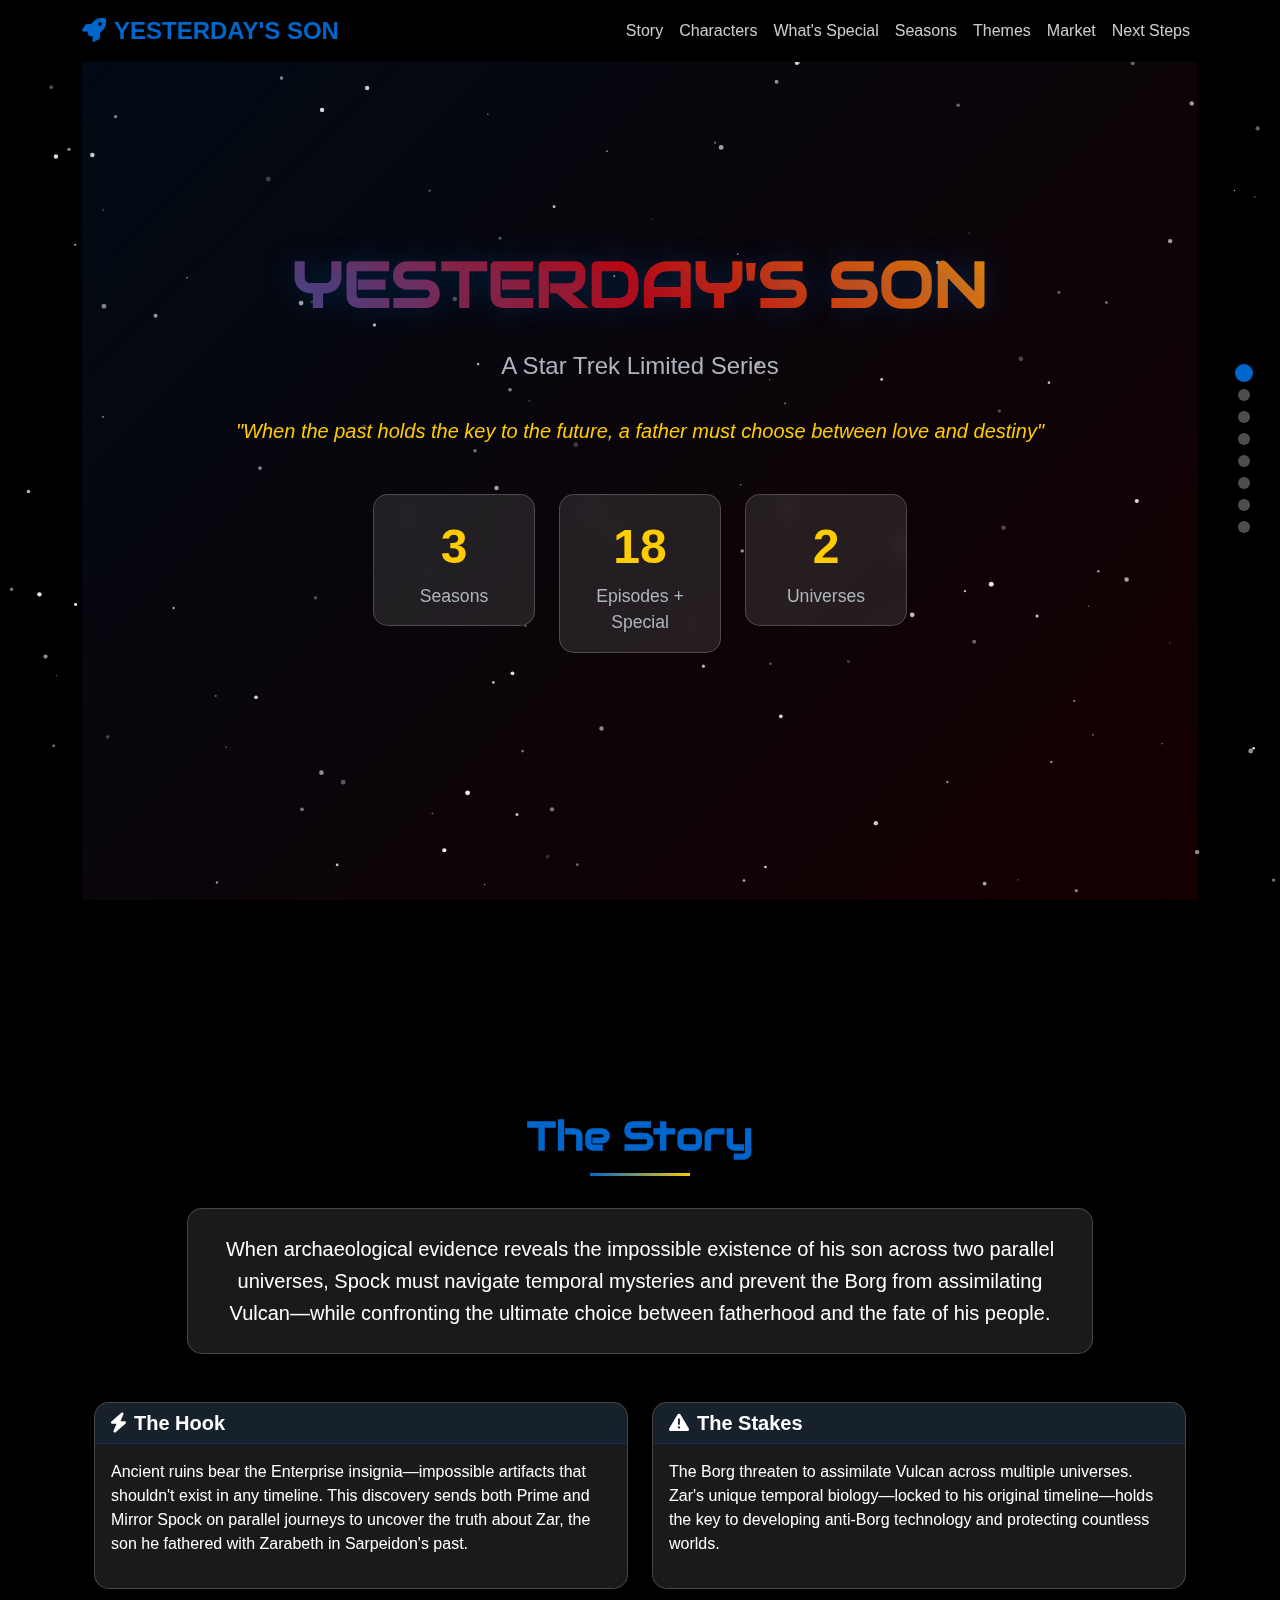
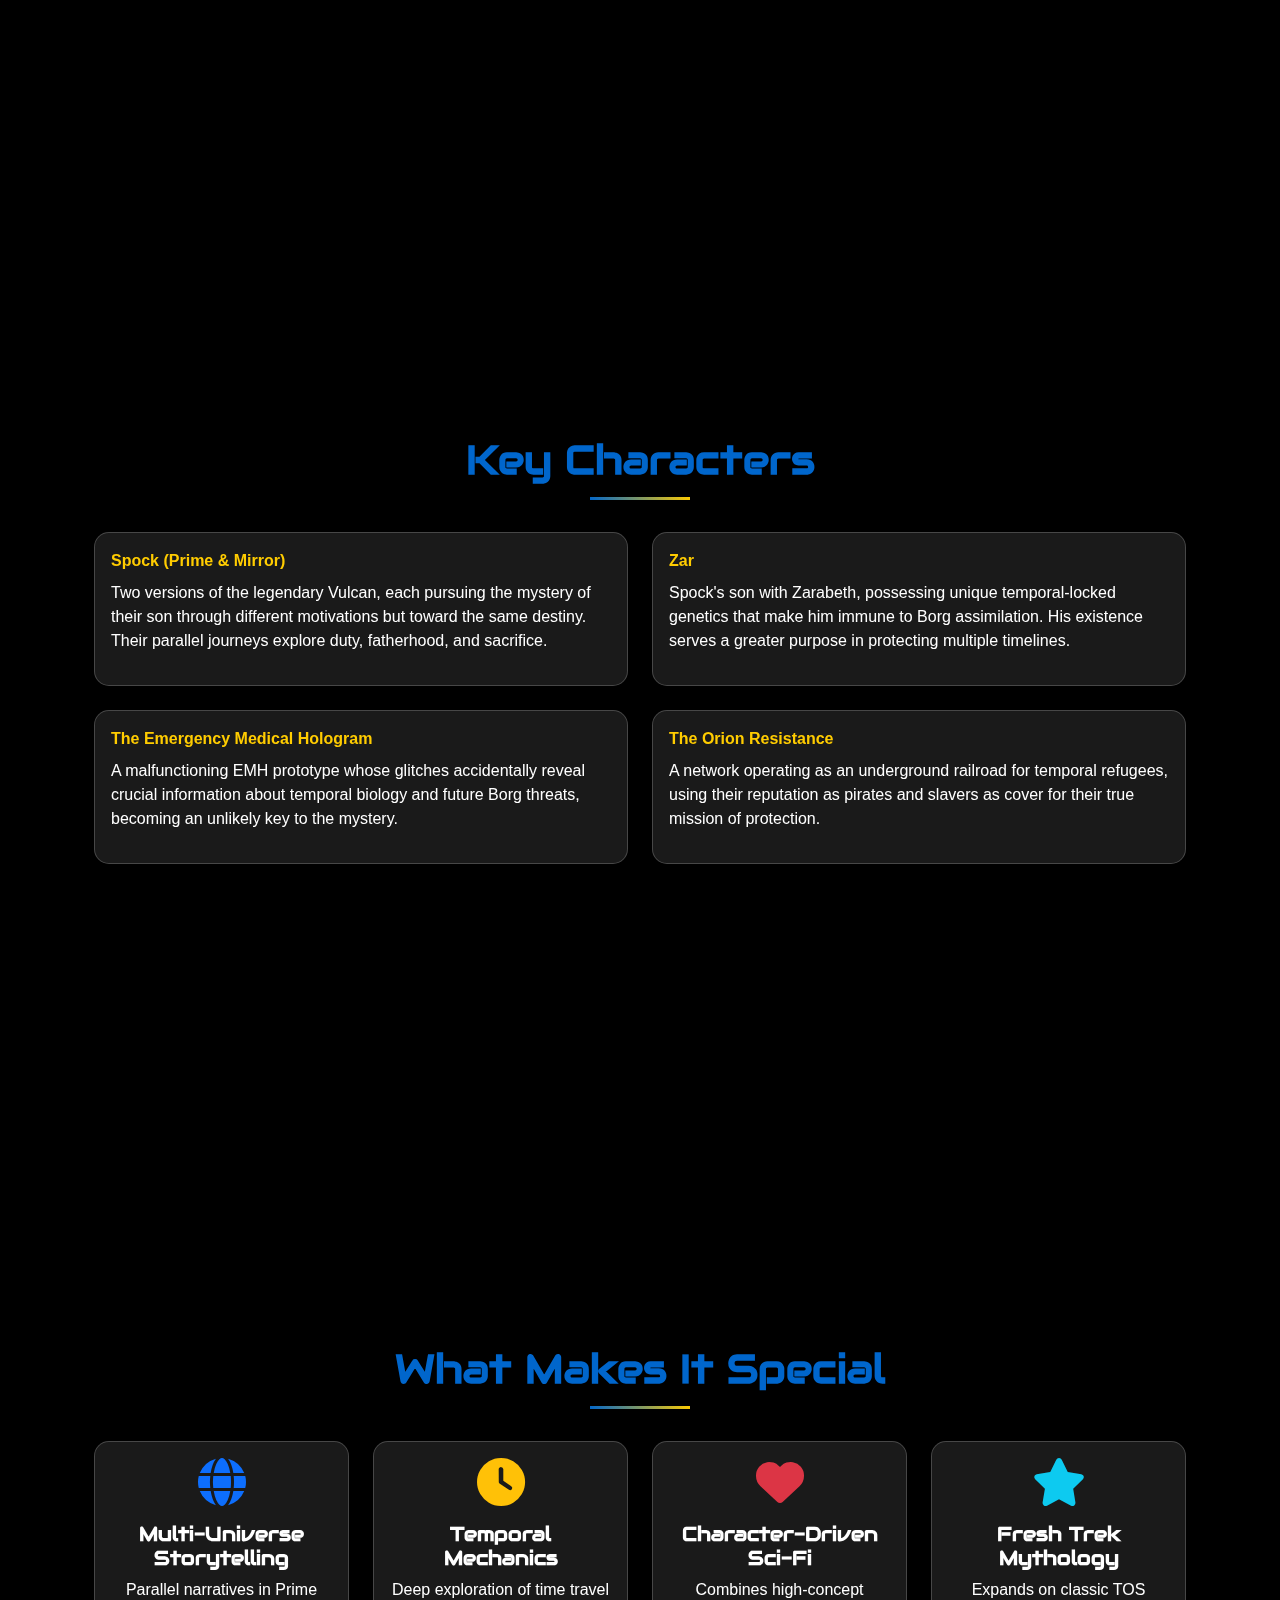
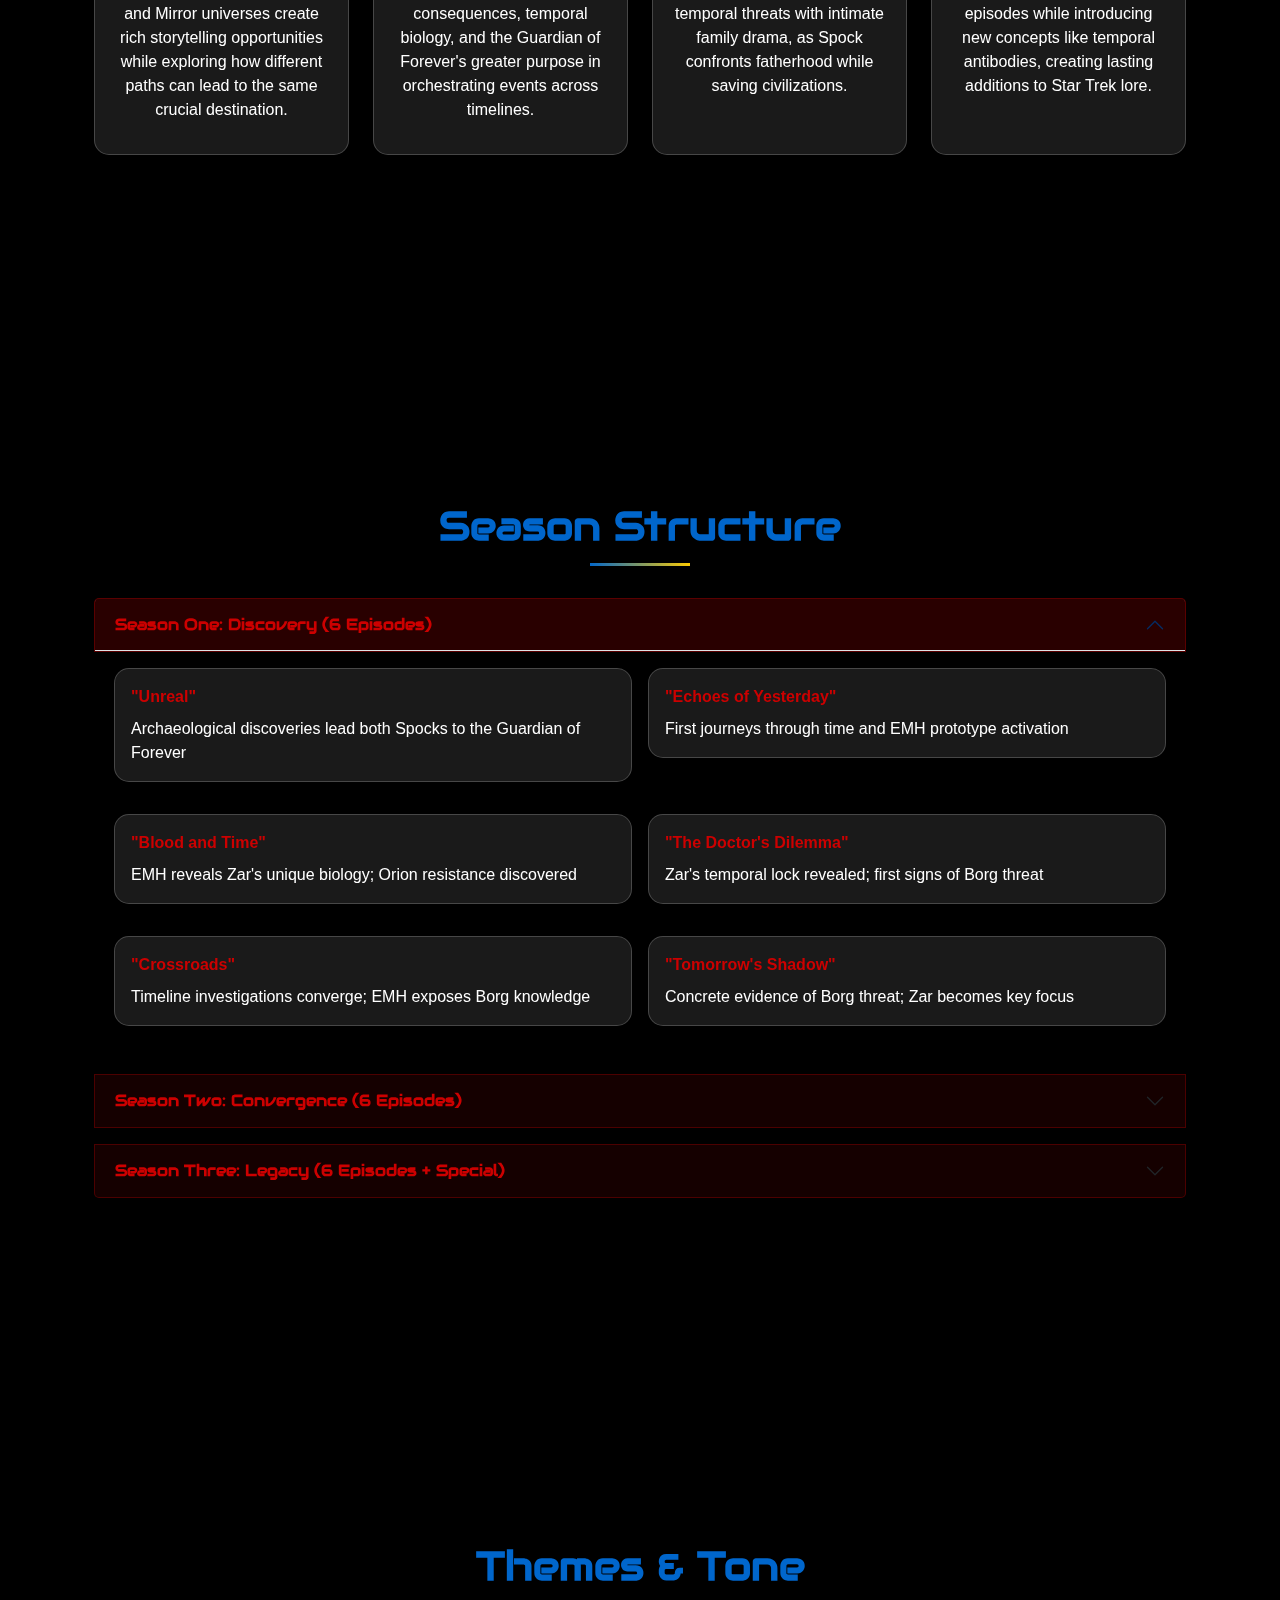
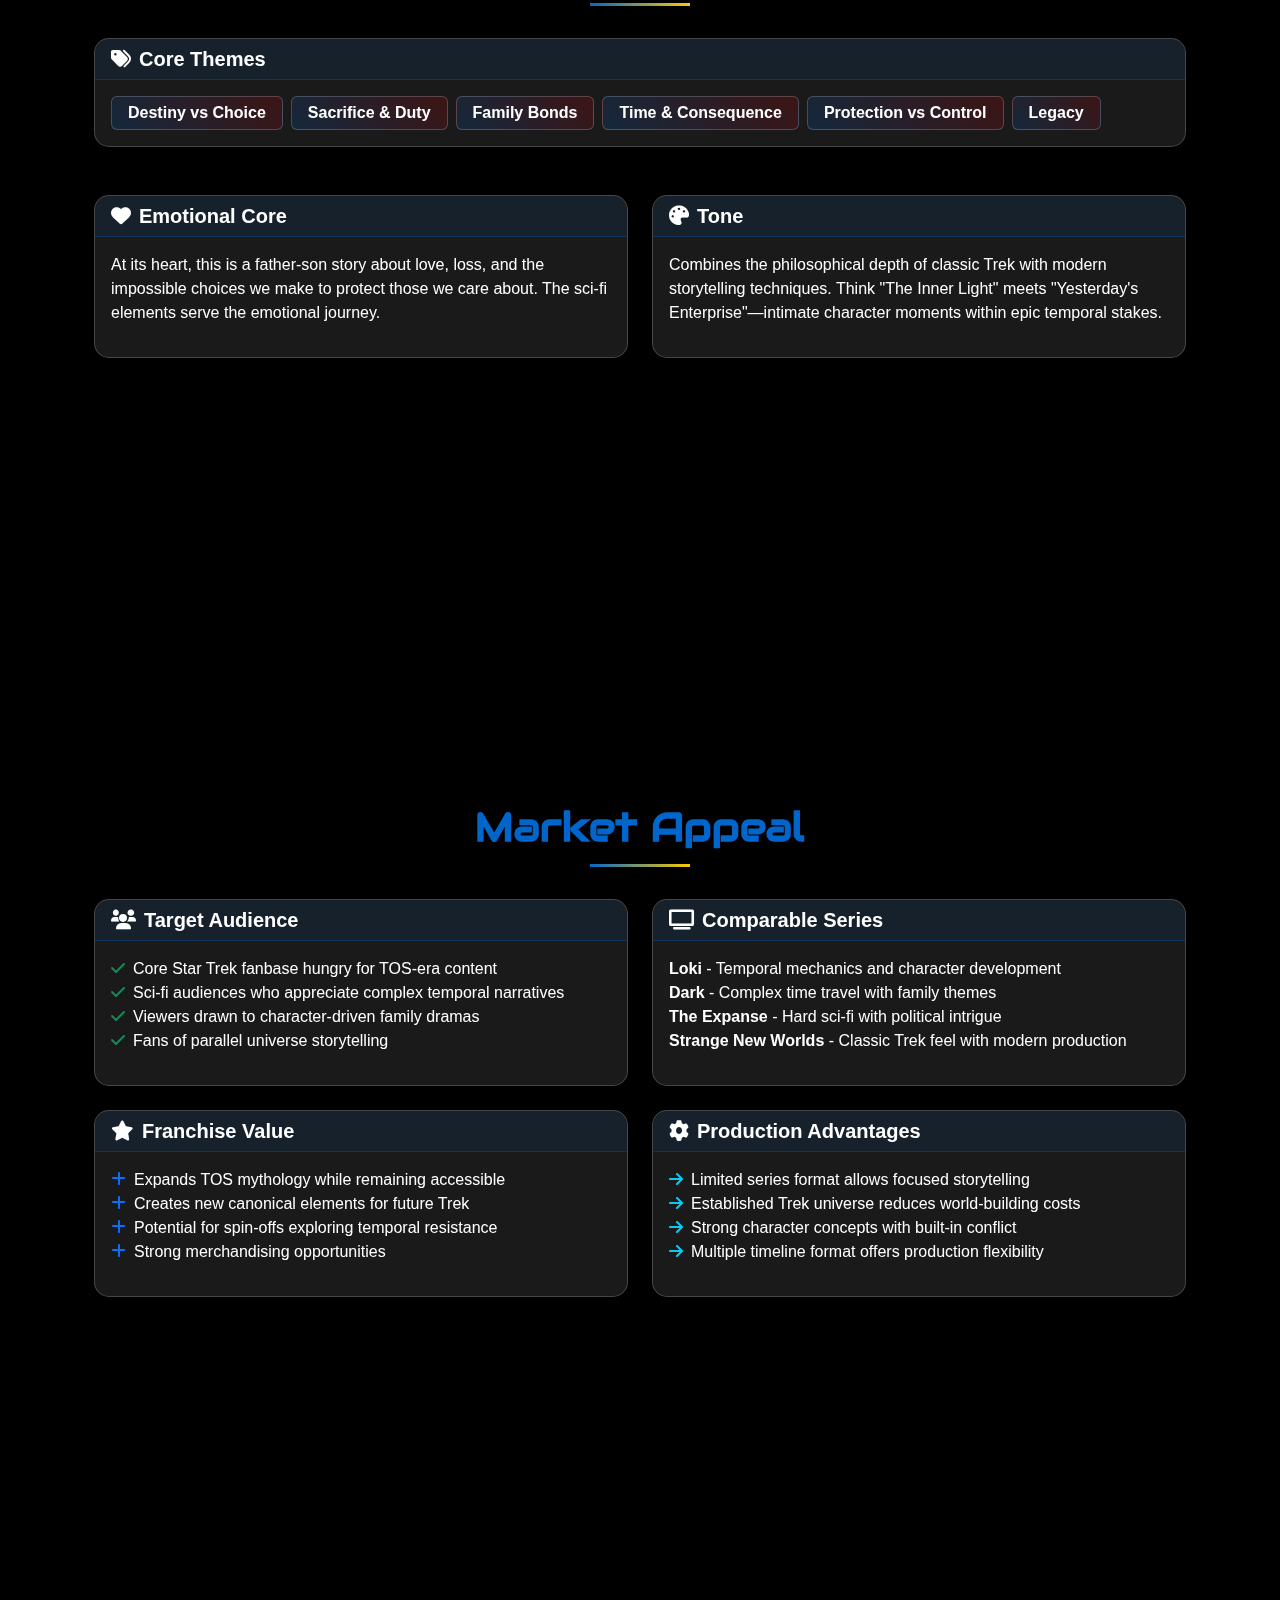
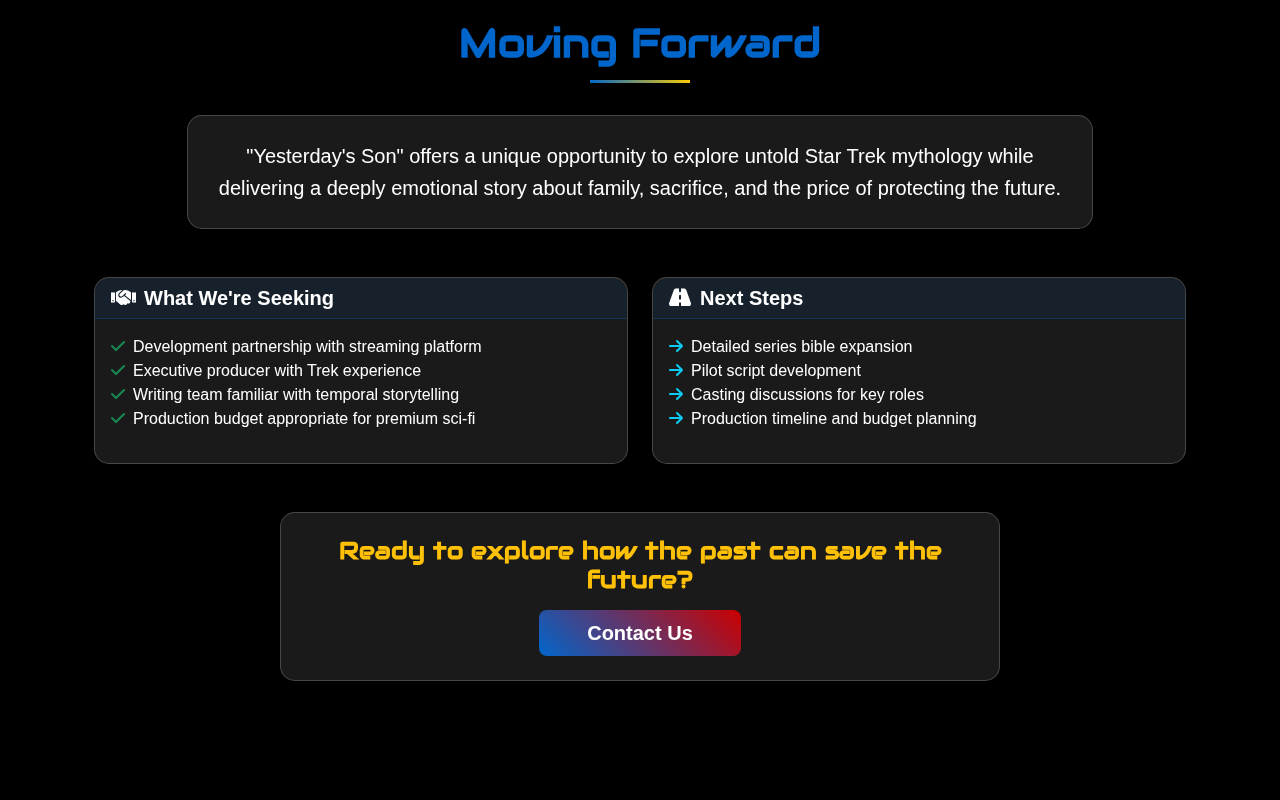
<file: yson.html>
<!DOCTYPE html>
<html lang="en">
<head>
    <meta charset="UTF-8">
    <meta name="viewport" content="width=device-width, initial-scale=1.0">
    <title>Yesterday's Son - Pitch Deck</title>
    <link href="https://cdnjs.cloudflare.com/ajax/libs/bootstrap/5.3.0/css/bootstrap.min.css" rel="stylesheet">
    <link href="https://cdnjs.cloudflare.com/ajax/libs/font-awesome/6.0.0/css/all.min.css" rel="stylesheet">
    <link rel="stylesheet" href="https://fonts.googleapis.com/css?family=Audiowide">
    <style>
        :root {
            --trek-blue: #0066cc;
            --trek-red: #cc0000;
            --trek-gold: #ffcc00;
            --trek-silver: #c0c0c0;
            --dark-bg: #0a0a0a;
            --dark-card: #1a1a1a;
            --text-muted: #adb5bd;
        }
        
        body {
            background: #000000;
            color: #ffffff !important;
            font-family: Arial, Helvetica, sans-serif;
            min-height: 100vh;
            margin: 0;
            padding: 0;
        }

        h1, h2, h3, h4, h5, h6 {
            font-family: "Audiowide", sans-serif;
            font-weight: 800;
        }
        
        /* Starfield canvas - covers entire viewport */
        #starfield {
            position: fixed;
            top: 0;
            left: 0;
            width: 100vw;
            height: 100vh;
            z-index: -1;
            background: #000000;
        }

        /* Content wrapper */
        #well {
            position: relative;
            width: 100%;
            min-height: 100vh;
            z-index: 1;
        }
                
        .navbar {
            background-color: rgba(0, 0, 0, 0.9) !important;
            backdrop-filter: blur(10px);
        }
        
        .navbar-brand {
            font-size: 1.5rem;
            font-weight: bold;
            color: var(--trek-blue) !important;
        }
        
        .section {
            padding: 4rem 0;
            min-height: 100vh;
            display: flex;
            align-items: center;
        }
        
        .hero-section {
            background: linear-gradient(135deg, rgba(0, 102, 204, 0.1), rgba(204, 0, 0, 0.1));
            text-align: center;
        }
        
        .hero-title {
            font-size: 4rem;
            font-weight: 700;
            background: linear-gradient(45deg, var(--trek-blue), var(--trek-red), var(--trek-gold));
            -webkit-background-clip: text;
            -webkit-text-fill-color: transparent;
            background-clip: text;
            margin-bottom: 1.5rem;
            text-shadow: 0 0 30px rgba(0, 102, 204, 0.3);
        }
        
        .hero-subtitle {
            font-size: 1.5rem;
            color: var(--text-muted);
            margin-bottom: 2rem;
        }
        
        .hero-tagline {
            font-size: 1.25rem;
            color: var(--trek-gold);
            font-style: italic;
            margin-bottom: 3rem;
        }
        
        .card {
            background: rgba(255, 255, 255, 0.1) !important;
            backdrop-filter: blur(10px);
            border: 1px solid rgba(255, 255, 255, 0.2) !important;
            border-radius: 15px;
            transition: all 0.3s ease;
            color: #ffffff !important;
        }
        
        .card:hover {
            transform: translateY(-5px);
            border-color: var(--trek-blue);
            box-shadow: 0 10px 25px rgba(0, 102, 204, 0.2);
        }
        
        .card-header {
            background: rgba(0, 102, 204, 0.1);
            border-bottom: 1px solid rgba(0, 102, 204, 0.3);
            border-radius: 15px 15px 0 0 !important;
        }
        
        .card-header h5 {
            color: #ffffff !important;
            font-weight: 600 !important;
            font-family: 'Eurostyle', 'Arial Black', 'Arial', sans-serif !important;
        }
        
        .section-title {
            font-size: 2.5rem;
            color: var(--trek-blue);
            margin-bottom: 2rem;
            position: relative;
            padding-bottom: 1rem;
        }
        
        .section-title::after {
            content: '';
            position: absolute;
            bottom: 0;
            left: 50%;
            transform: translateX(-50%);
            width: 100px;
            height: 3px;
            background: linear-gradient(45deg, var(--trek-blue), var(--trek-gold));
        }
        
        .logline-card {
            background: rgba(0, 102, 204, 0.1);
            border: 2px solid rgba(0, 102, 204, 0.3);
            font-size: 1.25rem;
            line-height: 1.6;
        }
        
        .character-card {
            border-left: 4px solid var(--trek-gold);
            background: rgba(255, 204, 0, 0.05);
        }
        
        .character-name {
            color: var(--trek-gold);
            font-weight: bold;
            margin-bottom: 0.5rem;
        }
        
        .stat-card {
            text-align: center;
            background: rgba(0, 102, 204, 0.1);
            border: 1px solid rgba(0, 102, 204, 0.3);
        }
        
        .stat-number {
            font-size: 3rem;
            color: var(--trek-gold);
            font-weight: bold;
        }
        
        .stat-label {
            color: var(--text-muted);
            font-size: 1.1rem;
        }
        
        .episode-card {
            background: rgba(204, 0, 0, 0.05);
            border-left: 3px solid var(--trek-red);
            margin-bottom: 1rem;
        }
        
        .episode-title {
            color: var(--trek-red);
            font-weight: bold;
            margin-bottom: 0.5rem;
        }
        
        .theme-badge {
            background: linear-gradient(45deg, rgba(0, 102, 204, 0.2), rgba(204, 0, 0, 0.2));
            border: 1px solid rgba(255, 255, 255, 0.2);
            color: #ffffff;
        }
        
        .btn-trek {
            background: linear-gradient(45deg, var(--trek-blue), var(--trek-red));
            border: none;
            color: white;
            font-weight: bold;
            transition: all 0.3s ease;
        }
        
        .btn-trek:hover {
            transform: translateY(-2px);
            box-shadow: 0 5px 15px rgba(0, 102, 204, 0.3);
            color: white;
        }
        
        .list-group-item {
            background: rgba(255, 255, 255, 0.1) !important;
            border: 1px solid rgba(255, 255, 255, 0.2) !important;
            color: #ffffff !important;
        }
        
        .card-body, .card-body p, .card-body li {
            color: #ffffff !important;
        }
        
        .accordion-body, .accordion-body p {
            color: #ffffff !important;
        }
        
        .season-header {
            background: rgba(204, 0, 0, 0.1);
            color: var(--trek-red);
            font-weight: bold;
            border: 1px solid rgba(204, 0, 0, 0.3);
        }
        
        .navigation-dots {
            position: fixed;
            right: 30px;
            top: 50%;
            transform: translateY(-50%);
            z-index: 1000;
        }
        
        .nav-dot {
            width: 12px;
            height: 12px;
            border-radius: 50%;
            background: rgba(255, 255, 255, 0.3);
            margin: 10px 0;
            cursor: pointer;
            transition: all 0.3s ease;
            display: block;
        }
        
        .nav-dot.active {
            background: var(--trek-blue);
            transform: scale(1.5);
        }
        
        .nav-link {
            color: rgba(255, 255, 255, 0.8) !important;
        }
        
        .nav-link:hover {
            color: var(--trek-blue) !important;
        }
        
        .accordion-button {
            background: rgba(204, 0, 0, 0.1) !important;
            color: var(--trek-red) !important;
            font-weight: bold !important;
            border: 1px solid rgba(204, 0, 0, 0.3) !important;
        }
        
        .accordion-button:not(.collapsed) {
            background: rgba(204, 0, 0, 0.2) !important;
            color: var(--trek-red) !important;
        }
        
        .accordion-button:focus {
            box-shadow: none;
        }
        
        @media (max-width: 768px) {
            .hero-title {
                font-size: 2.5rem;
            }
            
            .section-title {
                font-size: 2rem;
            }
            
            .navigation-dots {
                display: none;
            }
        }
    </style>
</head>
<body>
    <!-- Starfield Canvas - Full Screen Background -->
    <canvas id="starfield"></canvas>

    <!-- Navigation -->
    <nav class="navbar navbar-expand-lg navbar-dark fixed-top">
        <div class="container">
            <a class="navbar-brand" href="#hero">
                <i class="fas fa-rocket me-2"></i>YESTERDAY'S SON
            </a>
            <button class="navbar-toggler" type="button" data-bs-toggle="collapse" data-bs-target="#navbarNav">
                <span class="navbar-toggler-icon"></span>
            </button>
            <div class="collapse navbar-collapse" id="navbarNav">
                <ul class="navbar-nav ms-auto">
                    <li class="nav-item">
                        <a class="nav-link" href="#story">Story</a>
                    </li>
                    <li class="nav-item">
                        <a class="nav-link" href="#characters">Characters</a>
                    </li>
                    <li class="nav-item">
                        <a class="nav-link" href="#unique">What's Special</a>
                    </li>
                    <li class="nav-item">
                        <a class="nav-link" href="#seasons">Seasons</a>
                    </li>
                    <li class="nav-item">
                        <a class="nav-link" href="#themes">Themes</a>
                    </li>
                    <li class="nav-item">
                        <a class="nav-link" href="#market">Market</a>
                    </li>
                    <li class="nav-item">
                        <a class="nav-link" href="#forward">Next Steps</a>
                    </li>
                </ul>
            </div>
        </div>
    </nav>

    <!-- Navigation Dots -->
    <div class="navigation-dots d-none d-lg-block">
        <div class="nav-dot active" data-bs-target="#hero"></div>
        <div class="nav-dot" data-bs-target="#story"></div>
        <div class="nav-dot" data-bs-target="#characters"></div>
        <div class="nav-dot" data-bs-target="#unique"></div>
        <div class="nav-dot" data-bs-target="#seasons"></div>
        <div class="nav-dot" data-bs-target="#themes"></div>
        <div class="nav-dot" data-bs-target="#market"></div>
        <div class="nav-dot" data-bs-target="#forward"></div>
    </div>

    <!-- Content Container -->
    <div id="well">
        <div class="container">
            <!-- Hero Section -->
            <section id="hero" class="section hero-section">
                <div class="container">
                    <h1 class="hero-title">YESTERDAY'S SON</h1>
                    <p class="hero-subtitle">A Star Trek Limited Series</p>
                    <p class="hero-tagline">"When the past holds the key to the future, a father must choose between love and destiny"</p>
                    
                    <div class="row g-4 justify-content-center">
                        <div class="col-md-2 col-4">
                            <div class="card stat-card">
                                <div class="card-body">
                                    <div class="stat-number">3</div>
                                    <div class="stat-label">Seasons</div>
                                </div>
                            </div>
                        </div>
                        <div class="col-md-2 col-4">
                            <div class="card stat-card">
                                <div class="card-body">
                                    <div class="stat-number">18</div>
                                    <div class="stat-label">Episodes + Special</div>
                                </div>
                            </div>
                        </div>
                        <div class="col-md-2 col-4">
                            <div class="card stat-card">
                                <div class="card-body">
                                    <div class="stat-number">2</div>
                                    <div class="stat-label">Universes</div>
                                </div>
                            </div>
                        </div>
                    </div>
                </div>
            </section>

            <!-- Story Section -->
            <section id="story" class="section">
                <div class="container">
                    <h2 class="section-title text-center">The Story</h2>
                    
                    <div class="row justify-content-center mb-5">
                        <div class="col-lg-10">
                            <div class="card logline-card">
                                <div class="card-body p-4">
                                    <p class="mb-0 text-center">
                                        When archaeological evidence reveals the impossible existence of his son across two parallel universes, Spock must navigate temporal mysteries and prevent the Borg from assimilating Vulcan—while confronting the ultimate choice between fatherhood and the fate of his people.
                                    </p>
                                </div>
                            </div>
                        </div>
                    </div>
                    
                    <div class="row g-4">
                        <div class="col-md-6">
                            <div class="card h-100">
                                <div class="card-header">
                                    <h5 class="mb-0"><i class="fas fa-bolt me-2"></i>The Hook</h5>
                                </div>
                                <div class="card-body">
                                    <p>Ancient ruins bear the Enterprise insignia—impossible artifacts that shouldn't exist in any timeline. This discovery sends both Prime and Mirror Spock on parallel journeys to uncover the truth about Zar, the son he fathered with Zarabeth in Sarpeidon's past.</p>
                                </div>
                            </div>
                        </div>
                        
                        <div class="col-md-6">
                            <div class="card h-100">
                                <div class="card-header">
                                    <h5 class="mb-0"><i class="fas fa-exclamation-triangle me-2"></i>The Stakes</h5>
                                </div>
                                <div class="card-body">
                                    <p>The Borg threaten to assimilate Vulcan across multiple universes. Zar's unique temporal biology—locked to his original timeline—holds the key to developing anti-Borg technology and protecting countless worlds.</p>
                                </div>
                            </div>
                        </div>
                    </div>
                </div>
            </section>

            <!-- Characters Section -->
            <section id="characters" class="section">
                <div class="container">
                    <h2 class="section-title text-center">Key Characters</h2>
                    
                    <div class="row g-4">
                        <div class="col-lg-6">
                            <div class="card character-card h-100">
                                <div class="card-body">
                                    <div class="character-name">Spock (Prime & Mirror)</div>
                                    <p>Two versions of the legendary Vulcan, each pursuing the mystery of their son through different motivations but toward the same destiny. Their parallel journeys explore duty, fatherhood, and sacrifice.</p>
                                </div>
                            </div>
                        </div>
                        
                        <div class="col-lg-6">
                            <div class="card character-card h-100">
                                <div class="card-body">
                                    <div class="character-name">Zar</div>
                                    <p>Spock's son with Zarabeth, possessing unique temporal-locked genetics that make him immune to Borg assimilation. His existence serves a greater purpose in protecting multiple timelines.</p>
                                </div>
                            </div>
                        </div>
                        
                        <div class="col-lg-6">
                            <div class="card character-card h-100">
                                <div class="card-body">
                                    <div class="character-name">The Emergency Medical Hologram</div>
                                    <p>A malfunctioning EMH prototype whose glitches accidentally reveal crucial information about temporal biology and future Borg threats, becoming an unlikely key to the mystery.</p>
                                </div>
                            </div>
                        </div>
                        
                        <div class="col-lg-6">
                            <div class="card character-card h-100">
                                <div class="card-body">
                                    <div class="character-name">The Orion Resistance</div>
                                    <p>A network operating as an underground railroad for temporal refugees, using their reputation as pirates and slavers as cover for their true mission of protection.</p>
                                </div>
                            </div>
                        </div>
                    </div>
                </div>
            </section>

            <!-- Unique Elements Section -->
            <section id="unique" class="section">
                <div class="container">
                    <h2 class="section-title text-center">What Makes It Special</h2>
                    
                    <div class="row g-4">
                        <div class="col-md-6 col-lg-3">
                            <div class="card h-100">
                                <div class="card-body text-center">
                                    <i class="fas fa-globe fa-3x text-primary mb-3"></i>
                                    <h5>Multi-Universe Storytelling</h5>
                                    <p>Parallel narratives in Prime and Mirror universes create rich storytelling opportunities while exploring how different paths can lead to the same crucial destination.</p>
                                </div>
                            </div>
                        </div>
                        
                        <div class="col-md-6 col-lg-3">
                            <div class="card h-100">
                                <div class="card-body text-center">
                                    <i class="fas fa-clock fa-3x text-warning mb-3"></i>
                                    <h5>Temporal Mechanics</h5>
                                    <p>Deep exploration of time travel consequences, temporal biology, and the Guardian of Forever's greater purpose in orchestrating events across timelines.</p>
                                </div>
                            </div>
                        </div>
                        
                        <div class="col-md-6 col-lg-3">
                            <div class="card h-100">
                                <div class="card-body text-center">
                                    <i class="fas fa-heart fa-3x text-danger mb-3"></i>
                                    <h5>Character-Driven Sci-Fi</h5>
                                    <p>Combines high-concept temporal threats with intimate family drama, as Spock confronts fatherhood while saving civilizations.</p>
                                </div>
                            </div>
                        </div>
                        
                        <div class="col-md-6 col-lg-3">
                            <div class="card h-100">
                                <div class="card-body text-center">
                                    <i class="fas fa-star fa-3x text-info mb-3"></i>
                                    <h5>Fresh Trek Mythology</h5>
                                    <p>Expands on classic TOS episodes while introducing new concepts like temporal antibodies, creating lasting additions to Star Trek lore.</p>
                                </div>
                            </div>
                        </div>
                    </div>
                </div>
            </section>

            <!-- Seasons Section -->
            <section id="seasons" class="section">
                <div class="container">
                    <h2 class="section-title text-center">Season Structure</h2>
                    
                    <div class="accordion" id="seasonsAccordion">
                        <!-- Season 1 -->
                        <div class="accordion-item bg-transparent border-0 mb-3">
                            <h2 class="accordion-header">
                                <button class="accordion-button" type="button" data-bs-toggle="collapse" data-bs-target="#season1">
                                    Season One: Discovery (6 Episodes)
                                </button>
                            </h2>
                            <div id="season1" class="accordion-collapse collapse show" data-bs-parent="#seasonsAccordion">
                                <div class="accordion-body">
                                    <div class="row g-3">
                                        <div class="col-md-6">
                                            <div class="card episode-card">
                                                <div class="card-body">
                                                    <div class="episode-title">"Unreal"</div>
                                                    <p class="mb-0">Archaeological discoveries lead both Spocks to the Guardian of Forever</p>
                                                </div>
                                            </div>
                                        </div>
                                        <div class="col-md-6">
                                            <div class="card episode-card">
                                                <div class="card-body">
                                                    <div class="episode-title">"Echoes of Yesterday"</div>
                                                    <p class="mb-0">First journeys through time and EMH prototype activation</p>
                                                </div>
                                            </div>
                                        </div>
                                        <div class="col-md-6">
                                            <div class="card episode-card">
                                                <div class="card-body">
                                                    <div class="episode-title">"Blood and Time"</div>
                                                    <p class="mb-0">EMH reveals Zar's unique biology; Orion resistance discovered</p>
                                                </div>
                                            </div>
                                        </div>
                                        <div class="col-md-6">
                                            <div class="card episode-card">
                                                <div class="card-body">
                                                    <div class="episode-title">"The Doctor's Dilemma"</div>
                                                    <p class="mb-0">Zar's temporal lock revealed; first signs of Borg threat</p>
                                                </div>
                                            </div>
                                        </div>
                                        <div class="col-md-6">
                                            <div class="card episode-card">
                                                <div class="card-body">
                                                    <div class="episode-title">"Crossroads"</div>
                                                    <p class="mb-0">Timeline investigations converge; EMH exposes Borg knowledge</p>
                                                </div>
                                            </div>
                                        </div>
                                        <div class="col-md-6">
                                            <div class="card episode-card">
                                                <div class="card-body">
                                                    <div class="episode-title">"Tomorrow's Shadow"</div>
                                                    <p class="mb-0">Concrete evidence of Borg threat; Zar becomes key focus</p>
                                                </div>
                                            </div>
                                        </div>
                                    </div>
                                </div>
                            </div>
                        </div>

                        <!-- Season 2 -->
                        <div class="accordion-item bg-transparent border-0 mb-3">
                            <h2 class="accordion-header">
                                <button class="accordion-button collapsed" type="button" data-bs-toggle="collapse" data-bs-target="#season2">
                                    Season Two: Convergence (6 Episodes)
                                </button>
                            </h2>
                            <div id="season2" class="accordion-collapse collapse" data-bs-parent="#seasonsAccordion">
                                <div class="accordion-body">
                                    <p>McCoy delivers devastating news to Zar while both universes detect coordinated Borg attacks. The truth about Zarabeth's exile emerges as both Spocks prepare for difficult goodbyes. Key episodes include "Temporal Wounds," "The Resistance," "Mother's Keeper," "The Anchor," "Farewell's Edge," and "Yesterday's Promise."</p>
                                </div>
                            </div>
                        </div>

                        <!-- Season 3 -->
                        <div class="accordion-item bg-transparent border-0">
                            <h2 class="accordion-header">
                                <button class="accordion-button collapsed" type="button" data-bs-toggle="collapse" data-bs-target="#season3">
                                    Season Three: Legacy (6 Episodes + Special)
                                </button>
                            </h2>
                            <div id="season3" class="accordion-collapse collapse" data-bs-parent="#seasonsAccordion">
                                <div class="accordion-body">
                                    <p>Implementation of temporal defenses across universes, with the series finale showing the successful prevention of Borg incursion across multiple timelines. Special "Debrief" episode provides closure with both Spocks acknowledging their shared experience as fathers and protectors.</p>
                                </div>
                            </div>
                        </div>
                    </div>
                </div>
            </section>

            <!-- Themes Section -->
            <section id="themes" class="section">
                <div class="container">
                    <h2 class="section-title text-center">Themes & Tone</h2>
                    
                    <div class="row g-4 mb-5">
                        <div class="col-lg-12">
                            <div class="card">
                                <div class="card-header">
                                    <h5 class="mb-0"><i class="fas fa-tags me-2"></i>Core Themes</h5>
                                </div>
                                <div class="card-body">
                                    <div class="d-flex flex-wrap gap-2">
                                        <span class="badge theme-badge fs-6 py-2 px-3">Destiny vs Choice</span>
                                        <span class="badge theme-badge fs-6 py-2 px-3">Sacrifice & Duty</span>
                                        <span class="badge theme-badge fs-6 py-2 px-3">Family Bonds</span>
                                        <span class="badge theme-badge fs-6 py-2 px-3">Time & Consequence</span>
                                        <span class="badge theme-badge fs-6 py-2 px-3">Protection vs Control</span>
                                        <span class="badge theme-badge fs-6 py-2 px-3">Legacy</span>
                                    </div>
                                </div>
                            </div>
                        </div>
                    </div>
                    
                    <div class="row g-4">
                        <div class="col-md-6">
                            <div class="card h-100">
                                <div class="card-header">
                                    <h5 class="mb-0"><i class="fas fa-heart me-2"></i>Emotional Core</h5>
                                </div>
                                <div class="card-body">
                                    <p>At its heart, this is a father-son story about love, loss, and the impossible choices we make to protect those we care about. The sci-fi elements serve the emotional journey.</p>
                                </div>
                            </div>
                        </div>
                        
                        <div class="col-md-6">
                            <div class="card h-100">
                                <div class="card-header">
                                    <h5 class="mb-0"><i class="fas fa-palette me-2"></i>Tone</h5>
                                </div>
                                <div class="card-body">
                                    <p>Combines the philosophical depth of classic Trek with modern storytelling techniques. Think "The Inner Light" meets "Yesterday's Enterprise"—intimate character moments within epic temporal stakes.</p>
                                </div>
                            </div>
                        </div>
                    </div>
                </div>
            </section>

            <!-- Market Appeal Section -->
            <section id="market" class="section">
                <div class="container">
                    <h2 class="section-title text-center">Market Appeal</h2>
                    
                    <div class="row g-4">
                        <div class="col-md-6">
                            <div class="card h-100">
                                <div class="card-header">
                                    <h5 class="mb-0"><i class="fas fa-users me-2"></i>Target Audience</h5>
                                </div>
                                <div class="card-body">
                                    <ul class="list-unstyled">
                                        <li><i class="fas fa-check text-success me-2"></i>Core Star Trek fanbase hungry for TOS-era content</li>
                                        <li><i class="fas fa-check text-success me-2"></i>Sci-fi audiences who appreciate complex temporal narratives</li>
                                        <li><i class="fas fa-check text-success me-2"></i>Viewers drawn to character-driven family dramas</li>
                                        <li><i class="fas fa-check text-success me-2"></i>Fans of parallel universe storytelling</li>
                                    </ul>
                                </div>
                            </div>
                        </div>
                        
                        <div class="col-md-6">
                            <div class="card h-100">
                                <div class="card-header">
                                    <h5 class="mb-0"><i class="fas fa-tv me-2"></i>Comparable Series</h5>
                                </div>
                                <div class="card-body">
                                    <ul class="list-unstyled">
                                        <li><strong>Loki</strong> - Temporal mechanics and character development</li>
                                        <li><strong>Dark</strong> - Complex time travel with family themes</li>
                                        <li><strong>The Expanse</strong> - Hard sci-fi with political intrigue</li>
                                        <li><strong>Strange New Worlds</strong> - Classic Trek feel with modern production</li>
                                    </ul>
                                </div>
                            </div>
                        </div>
                        
                        <div class="col-md-6">
                            <div class="card h-100">
                                <div class="card-header">
                                    <h5 class="mb-0"><i class="fas fa-star me-2"></i>Franchise Value</h5>
                                </div>
                                <div class="card-body">
                                    <ul class="list-unstyled">
                                        <li><i class="fas fa-plus text-primary me-2"></i>Expands TOS mythology while remaining accessible</li>
                                        <li><i class="fas fa-plus text-primary me-2"></i>Creates new canonical elements for future Trek</li>
                                        <li><i class="fas fa-plus text-primary me-2"></i>Potential for spin-offs exploring temporal resistance</li>
                                        <li><i class="fas fa-plus text-primary me-2"></i>Strong merchandising opportunities</li>
                                    </ul>
                                </div>
                            </div>
                        </div>
                        
                        <div class="col-md-6">
                            <div class="card h-100">
                                <div class="card-header">
                                    <h5 class="mb-0"><i class="fas fa-cog me-2"></i>Production Advantages</h5>
                                </div>
                                <div class="card-body">
                                    <ul class="list-unstyled">
                                        <li><i class="fas fa-arrow-right text-info me-2"></i>Limited series format allows focused storytelling</li>
                                        <li><i class="fas fa-arrow-right text-info me-2"></i>Established Trek universe reduces world-building costs</li>
                                        <li><i class="fas fa-arrow-right text-info me-2"></i>Strong character concepts with built-in conflict</li>
                                        <li><i class="fas fa-arrow-right text-info me-2"></i>Multiple timeline format offers production flexibility</li>
                                    </ul>
                                </div>
                            </div>
                        </div>
                    </div>
                </div>
            </section>

            <!-- Moving Forward Section -->
            <section id="forward" class="section">
                <div class="container">
                    <h2 class="section-title text-center">Moving Forward</h2>
                    
                    <div class="row justify-content-center mb-5">
                        <div class="col-lg-10">
                            <div class="card logline-card">
                                <div class="card-body p-4">
                                    <p class="mb-0 text-center">
                                        "Yesterday's Son" offers a unique opportunity to explore untold Star Trek mythology while delivering a deeply emotional story about family, sacrifice, and the price of protecting the future.
                                    </p>
                                </div>
                            </div>
                        </div>
                    </div>
                    
                    <div class="row g-4">
                        <div class="col-md-6">
                            <div class="card h-100">
                                <div class="card-header">
                                    <h5 class="mb-0"><i class="fas fa-handshake me-2"></i>What We're Seeking</h5>
                                </div>
                                <div class="card-body">
                                    <ul class="list-unstyled">
                                        <li><i class="fas fa-check text-success me-2"></i>Development partnership with streaming platform</li>
                                        <li><i class="fas fa-check text-success me-2"></i>Executive producer with Trek experience</li>
                                        <li><i class="fas fa-check text-success me-2"></i>Writing team familiar with temporal storytelling</li>
                                        <li><i class="fas fa-check text-success me-2"></i>Production budget appropriate for premium sci-fi</li>
                                    </ul>
                                </div>
                            </div>
                        </div>
                        
                        <div class="col-md-6">
                            <div class="card h-100">
                                <div class="card-header">
                                    <h5 class="mb-0"><i class="fas fa-road me-2"></i>Next Steps</h5>
                                </div>
                                <div class="card-body">
                                    <ul class="list-unstyled">
                                        <li><i class="fas fa-arrow-right text-info me-2"></i>Detailed series bible expansion</li>
                                        <li><i class="fas fa-arrow-right text-info me-2"></i>Pilot script development</li>
                                        <li><i class="fas fa-arrow-right text-info me-2"></i>Casting discussions for key roles</li>
                                        <li><i class="fas fa-arrow-right text-info me-2"></i>Production timeline and budget planning</li>
                                    </ul>
                                </div>
                            </div>
                        </div>
                    </div>
                    
                    <div class="row justify-content-center mt-5">
                        <div class="col-lg-8 text-center">
                            <div class="card" style="background: rgba(255, 204, 0, 0.1); border-color: rgba(255, 204, 0, 0.3);">
                                <div class="card-body p-4">
                                    <h4 class="text-warning mb-3">Ready to explore how the past can save the future?</h4>
                                    <button class="btn btn-trek btn-lg px-5">Contact Us</button>
                                </div>
                            </div>
                        </div>
                    </div>
                </div>
            </section>
        </div>
    </div>

    <!-- Bootstrap JS -->
    <script src="https://cdnjs.cloudflare.com/ajax/libs/bootstrap/5.3.0/js/bootstrap.bundle.min.js"></script>
    
    <script>
        // Smooth scrolling for navigation links
        document.querySelectorAll('a[href^="#"]').forEach(anchor => {
            anchor.addEventListener('click', function (e) {
                e.preventDefault();
                const target = document.querySelector(this.getAttribute('href'));
                if (target) {
                    target.scrollIntoView({
                        behavior: 'smooth',
                        block: 'start'
                    });
                }
            });
        });

        // Navigation dots functionality
        const navDots = document.querySelectorAll('.nav-dot');
        navDots.forEach(dot => {
            dot.addEventListener('click', function() {
                const target = this.getAttribute('data-bs-target');
                const element = document.querySelector(target);
                if (element) {
                    element.scrollIntoView({
                        behavior: 'smooth',
                        block: 'start'
                    });
                }
            });
        });

        // Update active navigation dot on scroll
        window.addEventListener('scroll', () => {
            const sections = document.querySelectorAll('.section');
            const navDots = document.querySelectorAll('.nav-dot');
            const scrollPosition = window.scrollY + window.innerHeight / 2;
            
            sections.forEach((section, index) => {
                const sectionTop = section.offsetTop;
                const sectionBottom = sectionTop + section.offsetHeight;
                
                if (scrollPosition >= sectionTop && scrollPosition < sectionBottom) {
                    navDots.forEach(dot => dot.classList.remove('active'));
                    if (navDots[index]) {
                        navDots[index].classList.add('active');
                    }
                }
            });
        });

        // Add hover effects to cards
        document.querySelectorAll('.card').forEach(card => {
            card.addEventListener('mouseenter', function() {
                this.style.transform = 'translateY(-5px)';
            });
            
            card.addEventListener('mouseleave', function() {
                this.style.transform = 'translateY(0)';
            });
        });

        // Starfield Animation
        window.onload = function() {
            const canvas = document.getElementById("starfield");
            const ctx = canvas.getContext("2d");
            let stars = [];

            function resizeCanvas() {
                canvas.width = window.innerWidth;
                canvas.height = window.innerHeight;
                // Reinitialize stars when canvas is resized
                initializeStars();
            }
            
            resizeCanvas();
            window.addEventListener("resize", resizeCanvas);

            function createStar() {
                return {
                    x: Math.random() * canvas.width,
                    y: Math.random() * canvas.height,
                    size: Math.random() * 2 + 0.5,
                    speed: Math.random() * 0.5 + 0.1,
                    opacity: Math.random() * 0.8 + 0.2
                };
            }

            function initializeStars() {
                stars = [];
                const starCount = Math.floor((canvas.width * canvas.height) / 8000);
                for (let i = 0; i < starCount; i++) {
                    stars.push(createStar());
                }
            }

            function update() {
                ctx.clearRect(0, 0, canvas.width, canvas.height);
                
                for (let i = 0; i < stars.length; i++) {
                    const star = stars[i];
                    star.y += star.speed;
                    
                    if (star.y > canvas.height) {
                        stars[i] = createStar();
                        stars[i].y = -5;
                    }
                    
                    ctx.globalAlpha = star.opacity;
                    ctx.fillStyle = "#ffffff";
                    ctx.beginPath();
                    ctx.arc(star.x, star.y, star.size, 0, Math.PI * 2);
                    ctx.fill();
                }
                
                ctx.globalAlpha = 1.0;
            }

            setInterval(update, 1000 / 60); // 60 FPS
        };
    </script>
</body>
</html>
</file>
